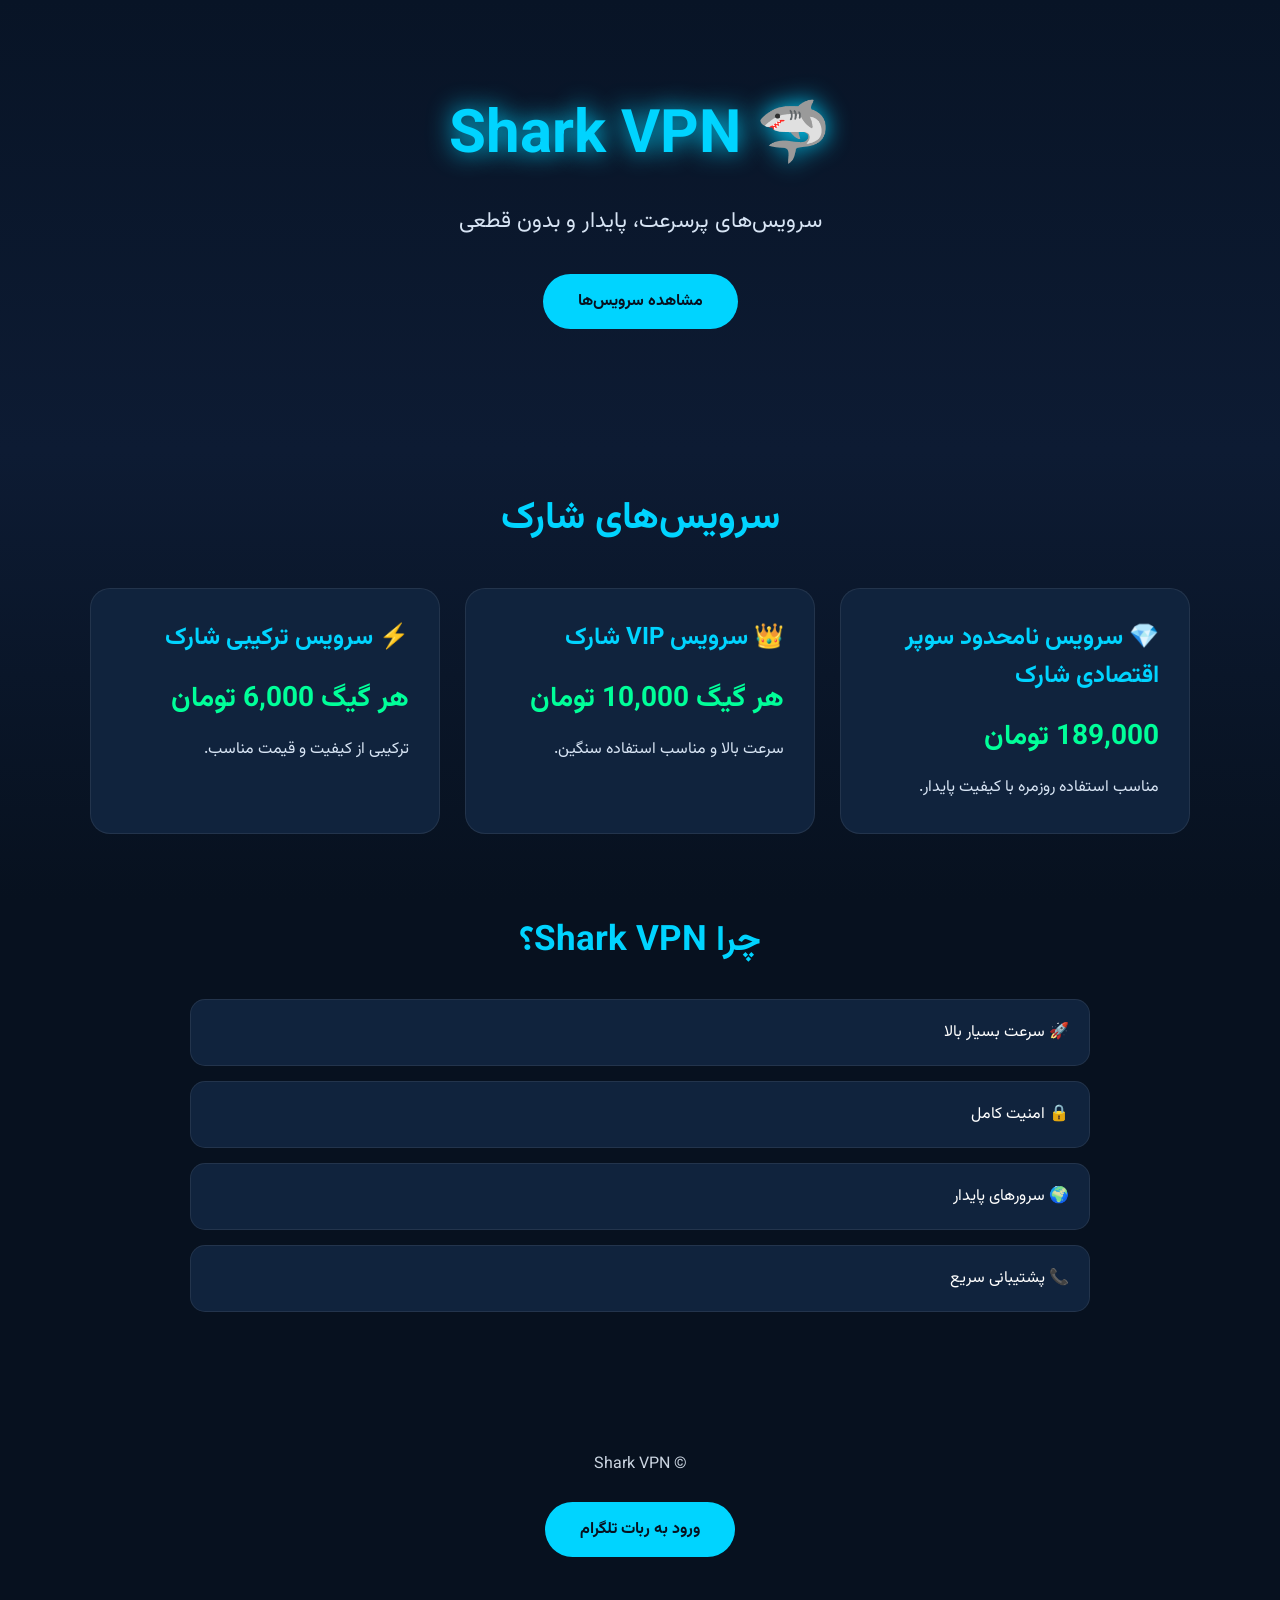
<file: index.html>
<!DOCTYPE html>
<html lang="fa" dir="rtl">

<head>
    <meta charset="UTF-8">
    <meta name="viewport" content="width=device-width, initial-scale=1.0">
    <title>Shark VPN</title>

    <link rel="stylesheet" href="style.css">

    <link href="https://fonts.googleapis.com/css2?family=Vazirmatn:wght@300;400;700&display=swap" rel="stylesheet">
</head>

<body>

<div class="background"></div>

<header>

<h1>🦈 Shark VPN</h1>

<p>
سرویس‌های پرسرعت، پایدار و بدون قطعی
</p>

<a href="#services" class="btn">
مشاهده سرویس‌ها
</a>

</header>


<section id="services">

<h2>
سرویس‌های شارک
</h2>

<div class="cards">

<a href="https://t.me/vpnsharkv2ray_bot" target="_blank" class="card">

<h3>
💎 سرویس نامحدود سوپر اقتصادی شارک
</h3>

<div class="price">
189,000 تومان
</div>

<p>
مناسب استفاده روزمره با کیفیت پایدار.
</p>

</a>


<a href="https://t.me/vpnsharkv2ray_bot" target="_blank" class="card">

<h3>
👑 سرویس VIP شارک
</h3>

<div class="price">
هر گیگ 10,000 تومان
</div>

<p>
سرعت بالا و مناسب استفاده سنگین.
</p>

</a>


<a href="https://t.me/vpnsharkv2ray_bot" target="_blank" class="card">

<h3>
⚡ سرویس ترکیبی شارک
</h3>

<div class="price">
هر گیگ 6,000 تومان
</div>

<p>
ترکیبی از کیفیت و قیمت مناسب.
</p>

</a>

</div>

</section>


<section class="features">

<h2>
چرا Shark VPN؟
</h2>

<div class="feature">

🚀 سرعت بسیار بالا

</div>

<div class="feature">

🔒 امنیت کامل

</div>

<div class="feature">

🌍 سرورهای پایدار

</div>

<div class="feature">

📞 پشتیبانی سریع

</div>

</section>


<footer>

<p>

© Shark VPN

</p>

<a href="https://t.me/vpnsharkv2ray_bot" target="_blank" class="footerBtn">

ورود به ربات تلگرام

</a>

</footer>


<script src="script.js"></script>

</body>

</html>
</file>
<file: style.css>
*{
    margin:0;
    padding:0;
    box-sizing:border-box;
    font-family:'Vazirmatn',sans-serif;
}

html{
    scroll-behavior:smooth;
}

body{
    background:#07111f;
    color:#fff;
    overflow-x:hidden;
}

.background{
    position:fixed;
    inset:0;
    background:linear-gradient(180deg,#081426,#0d1b33,#07111f);
    z-index:-1;
}

header{
    text-align:center;
    padding:90px 20px;
}

header h1{
    font-size:60px;
    color:#00d4ff;
    text-shadow:0 0 25px #00d4ff;
}

header p{
    margin-top:20px;
    color:#d7e4f4;
    font-size:22px;
}

.btn{
    display:inline-block;
    margin-top:35px;
    padding:15px 35px;
    text-decoration:none;
    background:#00d4ff;
    color:#07111f;
    border-radius:40px;
    font-weight:bold;
    transition:.3s;
}

.btn:hover{
    transform:scale(1.05);
    box-shadow:0 0 25px #00d4ff;
}

#services{
    width:90%;
    max-width:1100px;
    margin:70px auto;
}

#services h2{
    text-align:center;
    font-size:38px;
    color:#00d4ff;
    margin-bottom:40px;
}

.cards{
    display:grid;
    grid-template-columns:repeat(auto-fit,minmax(280px,1fr));
    gap:25px;
}

.card{
    display:block;
    text-decoration:none;
    color:white;
    background:#10233d;
    border:1px solid rgba(255,255,255,.08);
    border-radius:20px;
    padding:30px;
    transition:.3s;
}

.card:hover{
    transform:translateY(-8px);
    border-color:#00d4ff;
    box-shadow:0 0 30px rgba(0,212,255,.4);
}

.card h3{
    color:#00d4ff;
    margin-bottom:20px;
    font-size:24px;
}

.price{
    font-size:28px;
    font-weight:bold;
    color:#00ff99;
    margin-bottom:15px;
}

.card p{
    color:#d7e4f4;
    line-height:1.8;
}

.features{
    width:90%;
    max-width:900px;
    margin:80px auto;
}

.features h2{
    text-align:center;
    color:#00d4ff;
    margin-bottom:30px;
    font-size:35px;
}

.feature{
    background:#10233d;
    margin-bottom:15px;
    padding:20px;
    border-radius:15px;
    border:1px solid rgba(255,255,255,.08);
    transition:.3s;
}

.feature:hover{
    border-color:#00d4ff;
}

footer{
    text-align:center;
    padding:60px 20px;
}

footer p{
    margin-bottom:25px;
    color:#cbd5e1;
}

.footerBtn{
    display:inline-block;
    text-decoration:none;
    background:#00d4ff;
    color:#07111f;
    padding:15px 35px;
    border-radius:35px;
    font-weight:bold;
    transition:.3s;
}

.footerBtn:hover{
    box-shadow:0 0 25px #00d4ff;
}

@media(max-width:768px){

header h1{
    font-size:40px;
}

header p{
    font-size:18px;
}

#services h2,
.features h2{
    font-size:30px;
}

.card{
    padding:22px;
}

.price{
    font-size:24px;
}

}
.card{
    opacity:0;
    transform:translateY(40px);
}

.card.show{
    opacity:1;
    transform:translateY(0);
}
</file>
